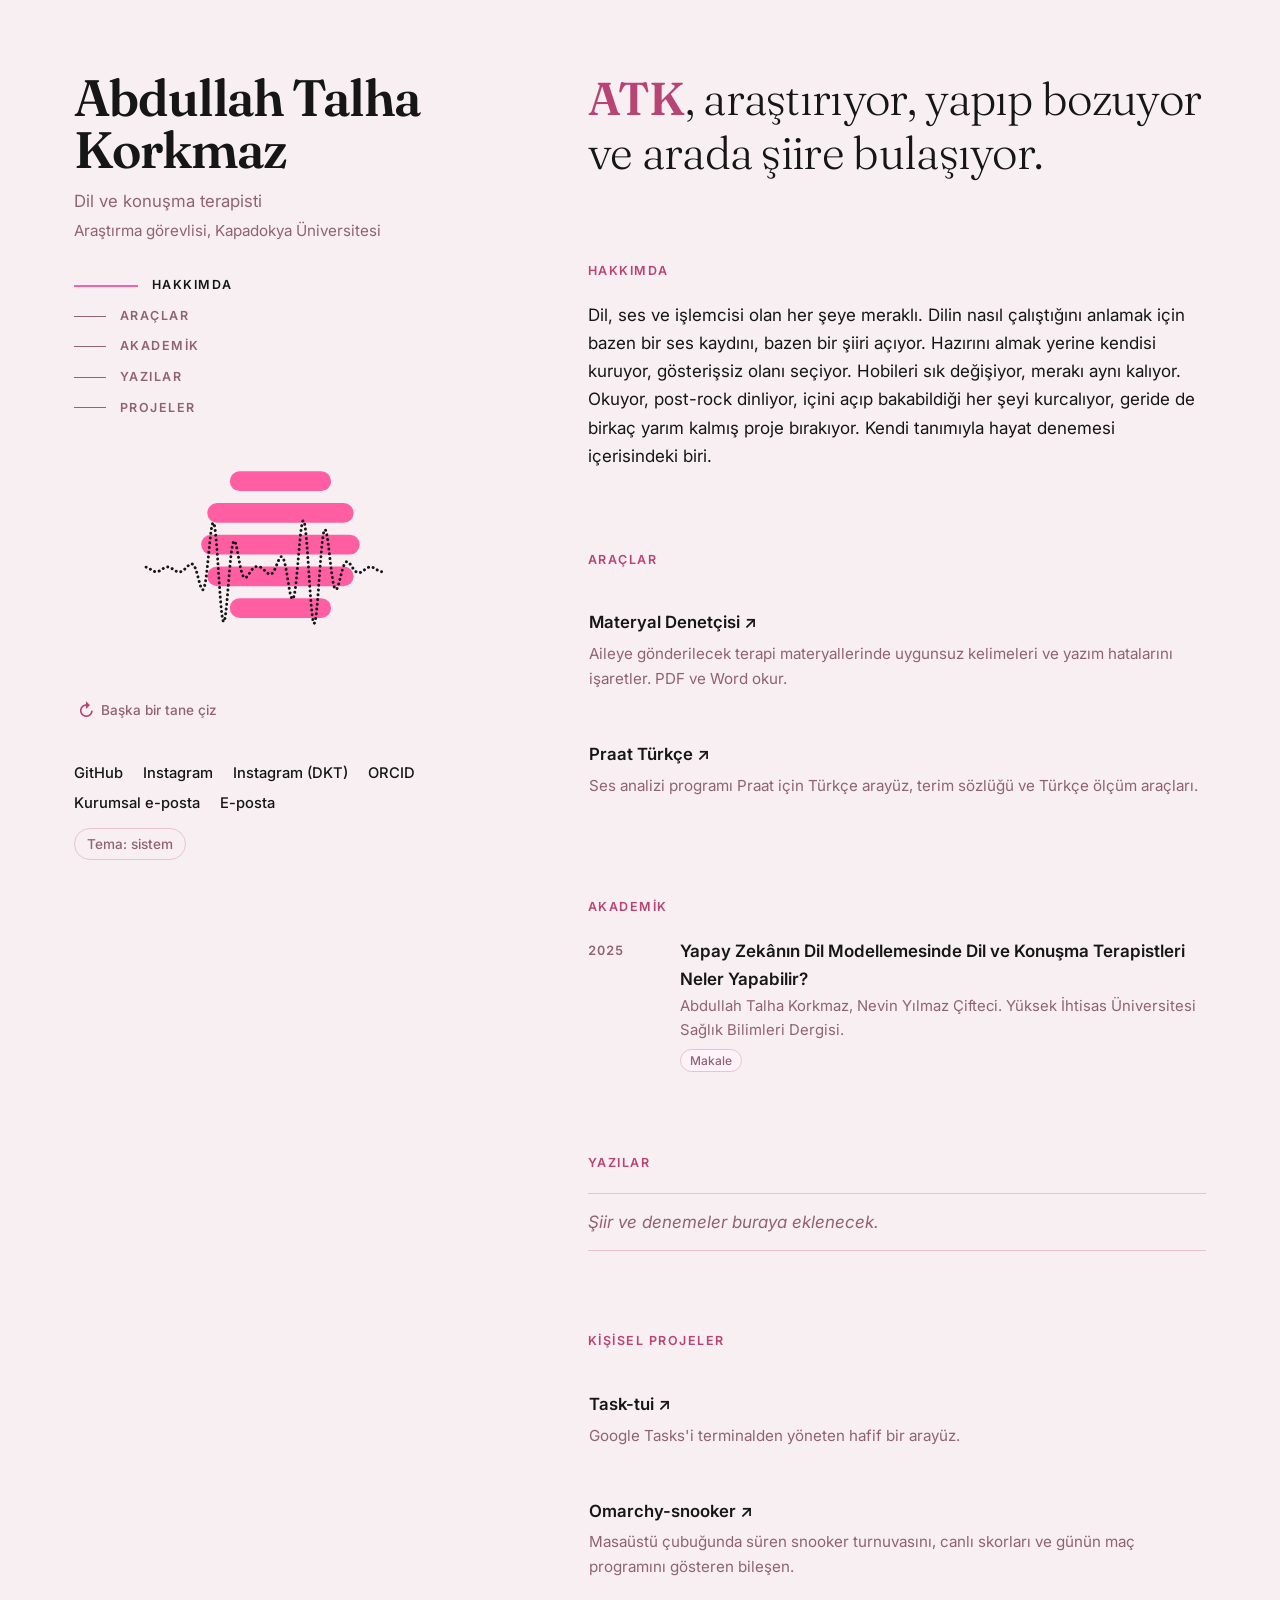
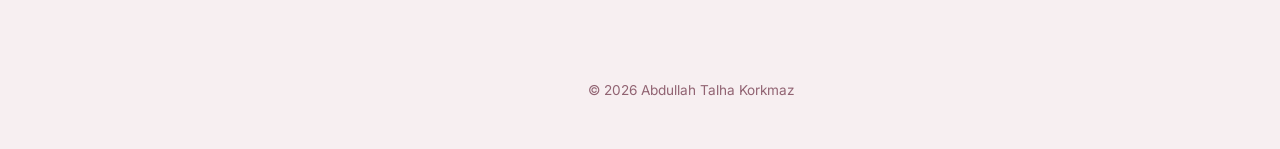
<file: index.html>
<!doctype html>
<html lang="tr">
<head>
<meta charset="utf-8">
<meta name="viewport" content="width=device-width, initial-scale=1, viewport-fit=cover">
<title>Abdullah Talha Korkmaz</title>
<meta name="description" content="Dil ve konuşma terapisi üzerine çalışmalarım, klinik için yaptığım küçük araçlar ve yazılarım.">
<link rel="preconnect" href="https://fonts.googleapis.com">
<link rel="preconnect" href="https://fonts.gstatic.com" crossorigin>
<link rel="stylesheet" href="https://fonts.googleapis.com/css2?family=Fraunces:opsz,wght@9..144,300;9..144,600&family=Inter:wght@400;500;600&display=swap">
<link rel="stylesheet" href="hece.css">
<style>
  .kurum { margin: 2px 0 0; font-size: .95rem; color: var(--muted); }
</style>
</head>
<body>
<div class="sayfa">

  <aside class="sol">
    <div class="sol-ic">
      <header>
        <h1 class="ad">Abdullah Talha<br>Korkmaz</h1>
        <!-- Unvanını buraya yaz -->
        <p class="unvan">Dil ve konuşma terapisti</p>
        <!-- Kurum satırı yayında ORCID'deki güncel görev kaydından dolar (.github/scripts/orcid.py) -->
        <p class="kurum"><!-- ORCID:KURUM -->Araştırma görevlisi, Kapadokya Üniversitesi<!-- /ORCID:KURUM --></p>
      </header>

      <nav class="menu" aria-label="Bölümler">
        <a href="#hakkimda">Hakkımda</a>
        <a href="#araclar">Araçlar</a>
        <a href="#akademik">Akademik</a>
        <a href="#yazilar">Yazılar</a>
        <a href="#projeler">Projeler</a>
      </nav>

      <figure class="resim">
        <!-- Resim her açılışta rastgele çiziliyor, tıklayınca yenileniyor.
             Kendi fotoğrafını koymak için bu <svg>'yi silip <img src="resim.jpg" alt="..."> yaz. -->
        <svg id="resim" viewBox="0 0 400 400" role="img" aria-label="Rastgele renkli bir şekil ve üzerinden geçen ses dalgası. Yenilemek için tıklayın."></svg>
        <figcaption><button type="button" class="yenile" id="yenile"><span class="yenile-ok" aria-hidden="true">↻</span> Başka bir tane çiz</button></figcaption>
      </figure>

      <div class="alt-satir">
      <nav class="baglantilar" aria-label="Bağlantılar">
        <a href="https://github.com/Underday">GitHub</a>
        <a href="https://instagram.com/atalhakorkmaz">Instagram</a>
        <a href="https://instagram.com/dkt_abdullahtalhakorkmaz">Instagram (DKT)</a>
        <a href="https://orcid.org/0009-0009-3785-1099">ORCID</a>
        <!-- <a href="https://scholar.google.com/...">Scholar</a> -->
        <!-- E-posta adresleri botlar toplamasın diye parçalı: data-k @ öncesi, data-a @ sonrası. Sayfa sonundaki betik birleştirir. -->
        <a class="eposta" data-k="talha.korkmaz" data-a="kapadokya.edu.tr" href="#">Kurumsal e-posta</a>
        <a class="eposta" data-k="a.talha.korkmaz" data-a="gmail.com" href="#">E-posta</a>
      </nav>
      <button class="tema" id="tema" type="button">Tema: sistem</button>
      </div>
    </div>
  </aside>

  <main class="sag">
    <p class="acilis">
      <b>ATK</b>, araştırıyor, yapıp bozuyor ve arada şiire bulaşıyor.
    </p>

    <section id="hakkimda">
      <h2>Hakkımda</h2>
      <!-- Kendini birkaç cümleyle anlat -->
      <p>Dil, ses ve işlemcisi olan her şeye meraklı. Dilin nasıl çalıştığını anlamak için bazen bir ses kaydını, bazen bir şiiri açıyor. Hazırını almak yerine kendisi kuruyor, gösterişsiz olanı seçiyor. Hobileri sık değişiyor, merakı aynı kalıyor. Okuyor, post-rock dinliyor, içini açıp bakabildiği her şeyi kurcalıyor, geride de birkaç yarım kalmış proje bırakıyor. Kendi tanımıyla hayat denemesi içerisindeki biri.</p>
    </section>

    <section id="araclar">
      <h2>Araçlar</h2>
      <ul class="kartlar">
        <!-- Yeni araç eklemek için aşağıdaki <li> bloğunu kopyala -->
        <li>
          <a href="/materyal-denetcisi/">
            <span class="kart-baslik">Materyal Denetçisi <span aria-hidden="true">↗</span></span>
            <span class="kart-metin">Aileye gönderilecek terapi materyallerinde uygunsuz kelimeleri ve yazım hatalarını işaretler. PDF ve Word okur.</span>
          </a>
        </li>
        <li>
          <a href="/Praat-turkish/">
            <span class="kart-baslik">Praat Türkçe <span aria-hidden="true">↗</span></span>
            <span class="kart-metin">Ses analizi programı Praat için Türkçe arayüz, terim sözlüğü ve Türkçe ölçüm araçları.</span>
          </a>
        </li>
      </ul>
    </section>

    <section id="akademik">
      <h2>Akademik</h2>
      <!-- ORCID işaretleri arası yayında ORCID'den kendiliğinden dolar (.github/scripts/orcid.py), elle düzenleme.
      ORCID'de olmayan bir çalışmayı işaretlerin dışına aynı biçimde elle ekle:
      <li><span class="yil">2026</span><div><a href="https://doi.org/...">Başlık</a><span class="kunye">Yazarlar. Dergi ya da kongre adı.</span><span class="tur">Bildiri</span></div></li> -->
      <ol class="cizelge">
        <!-- ORCID:BASLA -->
        <li><span class="yil">2025</span><div><a href="https://doi.org/10.51261/yiu.2025.1750457">Yapay Zekânın Dil Modellemesinde Dil ve Konuşma Terapistleri Neler Yapabilir?</a><span class="kunye">Abdullah Talha Korkmaz, Nevin Yılmaz Çifteci. Yüksek İhtisas Üniversitesi Sağlık Bilimleri Dergisi.</span><span class="tur">Makale</span></div></li>
        <!-- ORCID:BITIR -->
      </ol>
    </section>

    <section id="yazilar">
      <h2>Yazılar</h2>
      <ol class="yazi-listesi">
        <!-- Yeni yazı: yazilar/ klasörüne bir sayfa ekle, buraya şöyle bir satır yaz:
        <li><a href="/yazilar/ad.html">Başlık</a><span class="tarih">Ay Yıl</span></li> -->
        <li><span class="taslak">Şiir ve denemeler buraya eklenecek.</span></li>
      </ol>
    </section>

    <section id="projeler">
      <h2>Kişisel projeler</h2>
      <ul class="kartlar">
        <!-- Yeni proje eklemek için aşağıdaki <li> bloğunu kopyala, href'e depo adresini yaz:
        <li>
          <a href="https://github.com/Underday/depo-adi">
            <span class="kart-baslik">Proje adı <span aria-hidden="true">↗</span></span>
            <span class="kart-metin">Projenin tek cümlelik açıklaması.</span>
          </a>
        </li> -->
        <li>
          <a href="https://github.com/Underday/Task-tui">
            <span class="kart-baslik">Task-tui <span aria-hidden="true">↗</span></span>
            <span class="kart-metin">Google Tasks'i terminalden yöneten hafif bir arayüz.</span>
          </a>
        </li>
        <li>
          <a href="https://github.com/Underday/Omarchy-snooker">
            <span class="kart-baslik">Omarchy-snooker <span aria-hidden="true">↗</span></span>
            <span class="kart-metin">Masaüstü çubuğunda süren snooker turnuvasını, canlı skorları ve günün maç programını gösteren bileşen.</span>
          </a>
        </li>
      </ul>
    </section>

    <footer>© 2026 Abdullah Talha Korkmaz</footer>
  </main>

</div>
<script src="hece-resim.js"></script>
<script src="hece-tema.js"></script>
<script>
  // Kendi görsellerin için: gorseller: ["gorseller/resim-1.jpg"], gorselOlasiligi: 0.6
  HeceResim.bagla(document.getElementById("resim"), document.getElementById("yenile"));
</script>
<script>
  document.querySelectorAll("a.eposta").forEach(a => {
    const adres = a.dataset.k + "@" + a.dataset.a;
    a.href = "mailto:" + adres;
    a.title = adres;
  });
</script>
</body>
</html>
</file>
<file: hece.css>
/* Hece tasarım dili: renk değişkenleri, temel stiller ve bileşenler. Ayrıntı: TASARIM.md
   Düzen: solda sabit kimlik sütunu (ad, menü, resim), sağda kaydırılan içerik.
   Resmin rengi --vurgu olarak bütün sayfaya yayılır, açık ve koyu temada zemin o renge hafifçe boyanır. */
:root {
  --vurgu: #2f5bff;            /* resim her açılışta bunu değiştirir */
  /* Açık tema: zemin, çizgiler ve soluk metin resmin rengine çok hafif boyanır */
  --bg: color-mix(in srgb, var(--vurgu) 5%, #f7f7f5);
  --fg: #161616;
  --muted: color-mix(in srgb, var(--vurgu) 28%, #66655f);
  --line: color-mix(in srgb, var(--vurgu) 22%, #e2e1dc);
  --kart: color-mix(in srgb, var(--vurgu) 8%, #ffffff);
  --metin-vurgu: color-mix(in srgb, var(--vurgu) 72%, #000000);   /* açık zeminde okunur koyuluk */
  --serif: "Fraunces", "Iowan Old Style", Georgia, serif;
  --sans: "Inter", system-ui, -apple-system, "Segoe UI", sans-serif;
  color-scheme: light;
}
/* Koyu tema: zemin ve çizgiler resmin rengine hafifçe boyanır */
@media (prefers-color-scheme: dark) {
  :root:not([data-theme="light"]) { --bg: color-mix(in srgb, var(--vurgu) 9%, #0b0c0e); --fg: #f1efe9; --muted: color-mix(in srgb, var(--vurgu) 22%, #9b9890); --line: color-mix(in srgb, var(--vurgu) 22%, #26272a); --kart: color-mix(in srgb, var(--vurgu) 12%, #141518); --metin-vurgu: var(--vurgu); color-scheme: dark; }
}
:root[data-theme="dark"] { --bg: color-mix(in srgb, var(--vurgu) 9%, #0b0c0e); --fg: #f1efe9; --muted: color-mix(in srgb, var(--vurgu) 22%, #9b9890); --line: color-mix(in srgb, var(--vurgu) 22%, #26272a); --kart: color-mix(in srgb, var(--vurgu) 12%, #141518); --metin-vurgu: var(--vurgu); color-scheme: dark; }

* { box-sizing: border-box; }
html { scroll-behavior: smooth; -webkit-text-size-adjust: 100%; }
@media (prefers-reduced-motion: reduce) { html { scroll-behavior: auto; } }
body { margin: 0; background: var(--bg); color: var(--fg); font-family: var(--sans); font-size: 17px; line-height: 1.65; }
a { color: var(--fg); text-decoration-color: var(--vurgu); text-underline-offset: 3px; text-decoration-thickness: 2px; }
a:hover { text-decoration-thickness: 3px; }
a:focus-visible { outline: 2px solid var(--vurgu); outline-offset: 3px; border-radius: 3px; }
p { margin: 0; }

.sayfa {
  max-width: 1180px; margin: 0 auto;
  display: grid; grid-template-columns: minmax(0, 5fr) minmax(0, 7fr); gap: 72px;
  padding: 0 max(24px, env(safe-area-inset-right)) 0 max(24px, env(safe-area-inset-left));
}

/* Sol sütun */
.sol-ic { position: sticky; top: 0; height: 100vh; display: flex; flex-direction: column; gap: 32px; padding: 72px 0 40px; }
.ad { font-family: var(--serif); font-weight: 600; font-size: clamp(2.3rem, 4vw, 3.3rem); line-height: 1.02; letter-spacing: -0.02em; margin: 0; }
.unvan { margin-top: 12px; font-size: 1.05rem; color: var(--muted); }
.menu { display: grid; gap: 10px; }
.menu a { display: inline-flex; align-items: center; gap: 14px; width: max-content; color: var(--muted); text-decoration: none;
  font-size: 0.78rem; font-weight: 600; letter-spacing: 0.12em; text-transform: uppercase; }
.menu a::before { content: ""; width: 32px; height: 1px; background: currentColor; transition: width .2s ease; }
.menu a:hover, .menu a.aktif { color: var(--fg); }
.menu a:hover::before, .menu a.aktif::before { width: 64px; background: var(--vurgu); height: 2px; }
.resim { margin: 0; flex: 1 1 auto; min-height: 0; max-width: 380px; }
.resim svg, .resim img { width: 100%; height: 100%; max-height: 360px; object-fit: cover; display: block; }
.resim img { border-radius: 8px; }
.daire { fill: var(--vurgu); }
.dalga { fill: none; stroke: var(--fg); stroke-width: 3; stroke-linecap: round; stroke-linejoin: round; }
.sekil { fill: var(--vurgu); }
.motif-dolgu { fill: var(--fg); }
.motif-cizgi { fill: none; stroke: var(--fg); stroke-width: 3; stroke-linecap: round; stroke-linejoin: round; }
line.dalga { stroke-width: 4; }
.acilis b { color: var(--metin-vurgu); }
.resim { display: flex; flex-direction: column; gap: 6px; }
.resim svg { cursor: pointer; flex: 1 1 auto; min-height: 0; transition: transform .25s ease; }
.resim svg:hover { transform: scale(1.025) rotate(-1deg); }
.resim figcaption { padding-left: 4px; }
.yenile { font: inherit; font-size: 0.85rem; font-weight: 500; color: var(--muted); background: none; border: none; padding: 4px 0; cursor: pointer; display: inline-flex; align-items: center; gap: 6px; }
.yenile:hover { color: var(--fg); }
.yenile:focus-visible { outline: 2px solid var(--vurgu); outline-offset: 2px; border-radius: 4px; }
.yenile-ok { display: inline-block; font-size: 1.1rem; color: var(--metin-vurgu); }
.yenile.dondu .yenile-ok { animation: don .5s ease; }
@keyframes don { to { transform: rotate(360deg); } }
@media (prefers-reduced-motion: reduce) { .resim svg:hover { transform: none; } .yenile.dondu .yenile-ok { animation: none; } }
.alt-satir { display: flex; flex-wrap: wrap; align-items: center; justify-content: space-between; gap: 12px; }
.tema { font: inherit; font-size: 0.85rem; font-weight: 500; color: var(--muted); background: none; border: 1px solid var(--line); border-radius: 99px; padding: 4px 12px; cursor: pointer; }
.tema:hover { color: var(--fg); border-color: var(--fg); }
.tema:focus-visible { outline: 2px solid var(--vurgu); outline-offset: 2px; }
.baglantilar { display: flex; flex-wrap: wrap; gap: 6px 20px; font-size: 0.92rem; font-weight: 500; }
.baglantilar a { color: var(--fg); text-decoration: none; }
.baglantilar a:hover { color: var(--metin-vurgu); text-decoration: underline; }

/* Sağ sütun */
.sag { padding: 72px 0 48px; display: grid; gap: 80px; min-width: 0; }
.acilis { font-family: var(--serif); font-weight: 300; font-size: clamp(1.9rem, 3.6vw, 2.9rem); line-height: 1.18; letter-spacing: -0.015em; text-wrap: balance; }
.acilis b { font-weight: 600; }
section { scroll-margin-top: 48px; }
h2 { font-size: 0.78rem; font-weight: 600; letter-spacing: 0.12em; text-transform: uppercase; color: var(--metin-vurgu); margin: 0 0 20px; }
.taslak { color: var(--muted); font-style: italic; }

.kartlar { list-style: none; margin: 0 -20px; padding: 0; display: grid; gap: 12px; }
.kartlar a { display: grid; gap: 4px; padding: 18px 20px; border-radius: 10px; text-decoration: none; color: var(--fg);
  border: 1px solid transparent; transition: background-color .15s, border-color .15s; }
.kartlar a:hover { background: var(--kart); border-color: var(--line); }
.kart-baslik { font-weight: 600; font-size: 1.05rem; }
.kartlar a:hover .kart-baslik { color: var(--metin-vurgu); }
.kart-metin { color: var(--muted); font-size: 0.95rem; }

.cizelge { list-style: none; margin: 0; padding: 0; display: grid; gap: 22px; }
.cizelge li { display: grid; grid-template-columns: 4.5em minmax(0, 1fr); gap: 16px; }
.yil { font-size: 0.8rem; font-weight: 600; letter-spacing: 0.08em; color: var(--muted); padding-top: 3px; font-variant-numeric: tabular-nums; }
.cizelge a { font-weight: 600; text-decoration: none; color: var(--fg); }
.cizelge a:hover { color: var(--vurgu); text-decoration: underline; }
.kunye { display: block; color: var(--muted); font-size: 0.93rem; }
.tur { display: inline-block; margin-top: 6px; font-size: 0.75rem; font-weight: 500; padding: 1px 9px; border-radius: 99px; background: var(--kart); border: 1px solid var(--line); color: var(--muted); }

.yazi-listesi { list-style: none; margin: 0; padding: 0; border-top: 1px solid var(--line); }
.yazi-listesi li { display: flex; justify-content: space-between; align-items: baseline; gap: 16px; padding: 14px 0; border-bottom: 1px solid var(--line); }
.yazi-listesi a { font-family: var(--serif); font-size: 1.2rem; text-decoration: none; color: var(--fg); }
.yazi-listesi a:hover { color: var(--vurgu); }
.tarih { color: var(--muted); font-size: 0.85rem; white-space: nowrap; }

footer { color: var(--muted); font-size: 0.85rem; }

/* Dar ekran: tek sütun */
@media (max-width: 860px) {
  .sayfa { grid-template-columns: minmax(0, 1fr); gap: 0; }
  .sol-ic { position: static; height: auto; padding: 48px 0 8px; gap: 24px; }
  .menu { display: none; }
  .resim { max-width: 260px; }
  .resim svg, .resim img { max-height: 260px; }
  .sag { padding-top: 40px; gap: 64px; }
}

/* Yazı sayfaları */
.yazi { max-width: 640px; margin: 0 auto; padding: 64px max(24px, env(safe-area-inset-right)) 64px max(24px, env(safe-area-inset-left)); display: grid; gap: 28px; }
.yazi h1 { font-family: var(--serif); font-weight: 600; font-size: 2.4rem; line-height: 1.1; margin: 0; }
.yazi .unvan { margin-top: 6px; }
.geri { font-size: 0.85rem; font-weight: 600; letter-spacing: 0.08em; text-transform: uppercase; text-decoration: none; color: var(--muted); }
.geri:hover { color: var(--fg); }
.siir { font-family: var(--serif); font-size: 1.25rem; line-height: 1.8; white-space: pre-line; }
</file>
